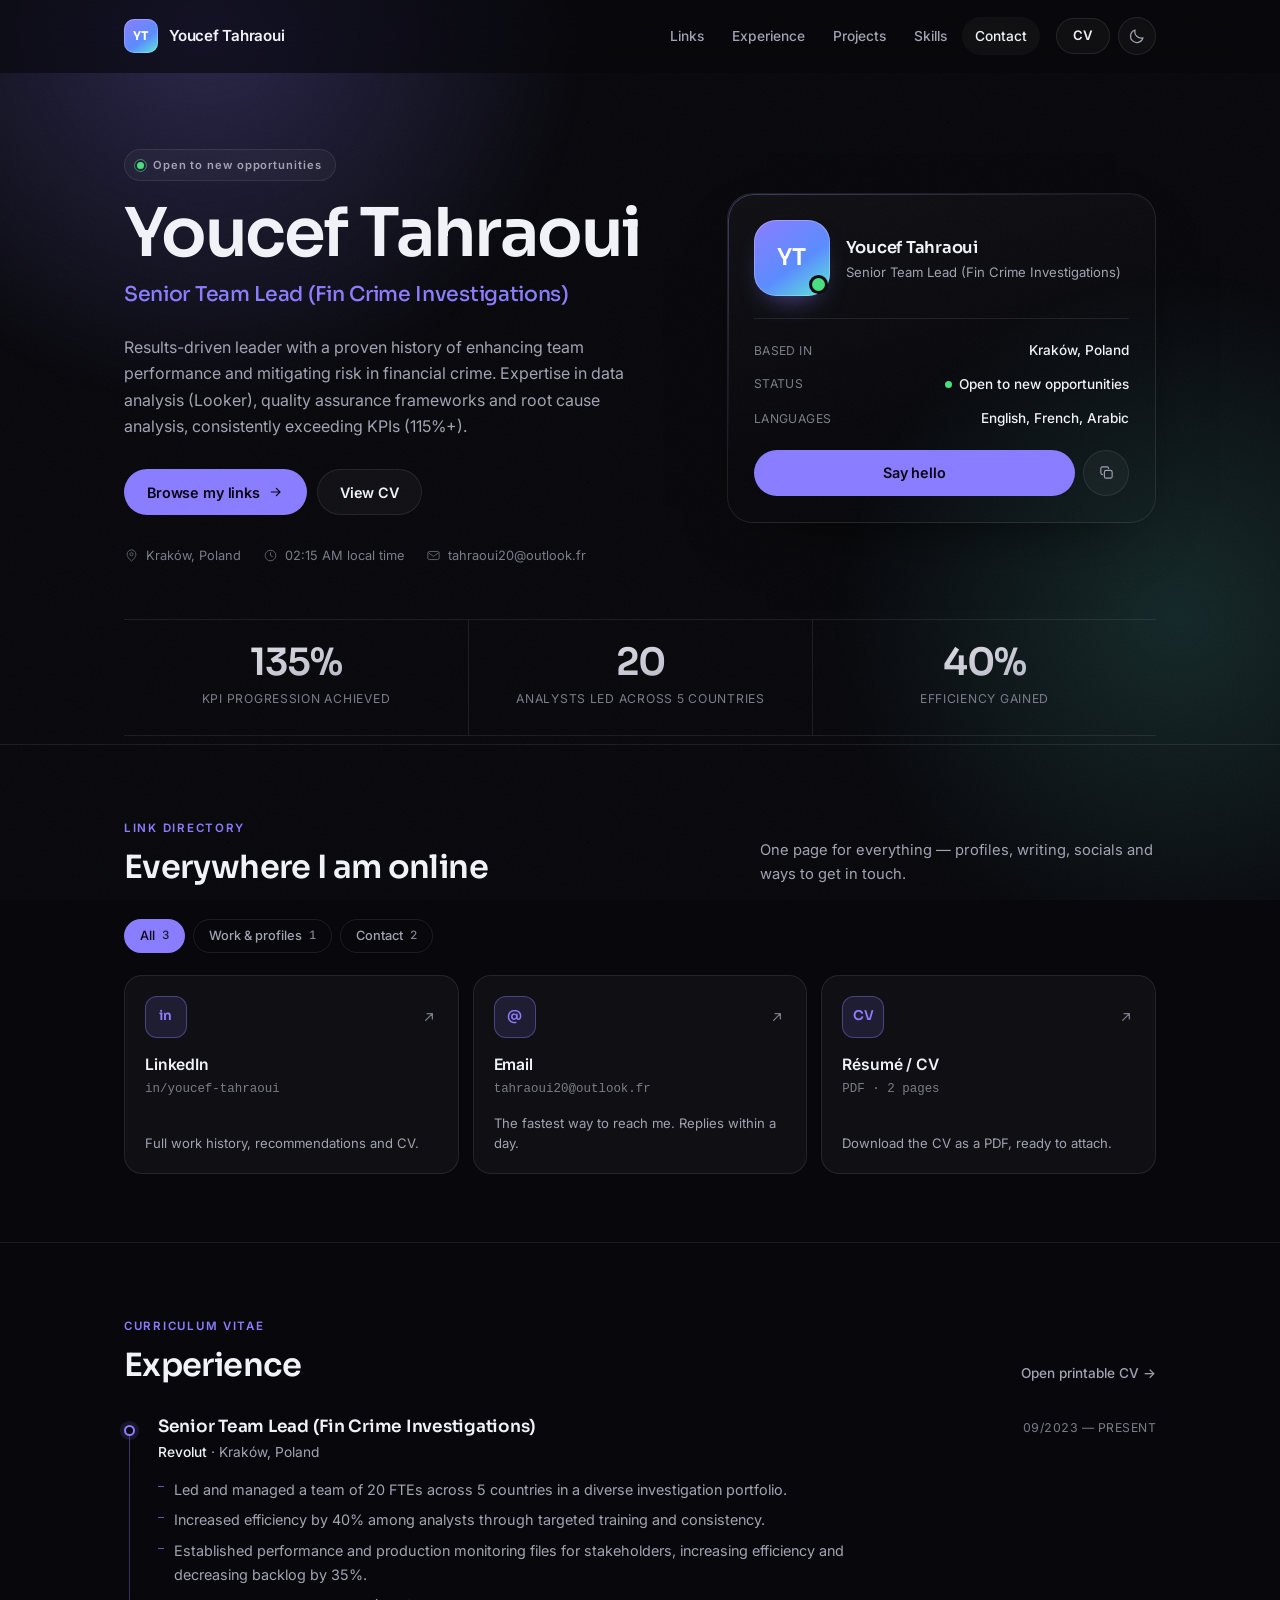
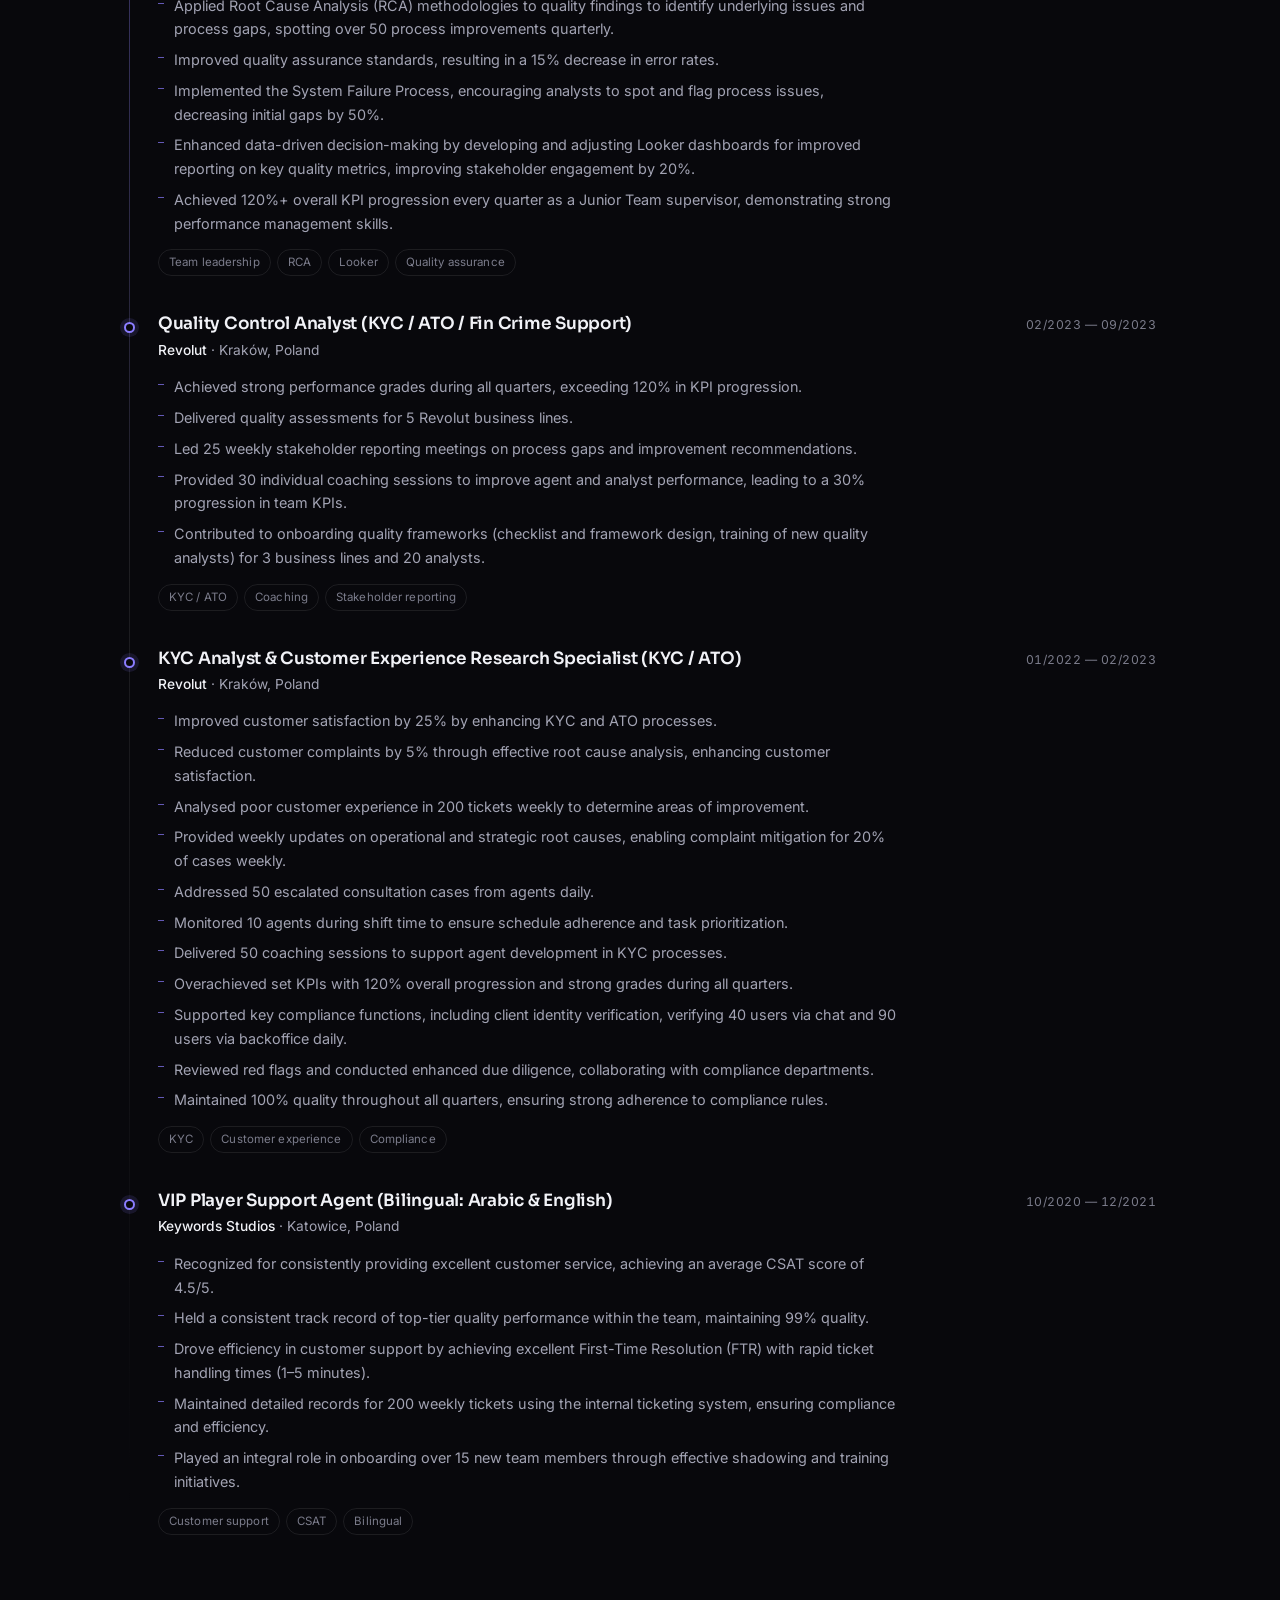
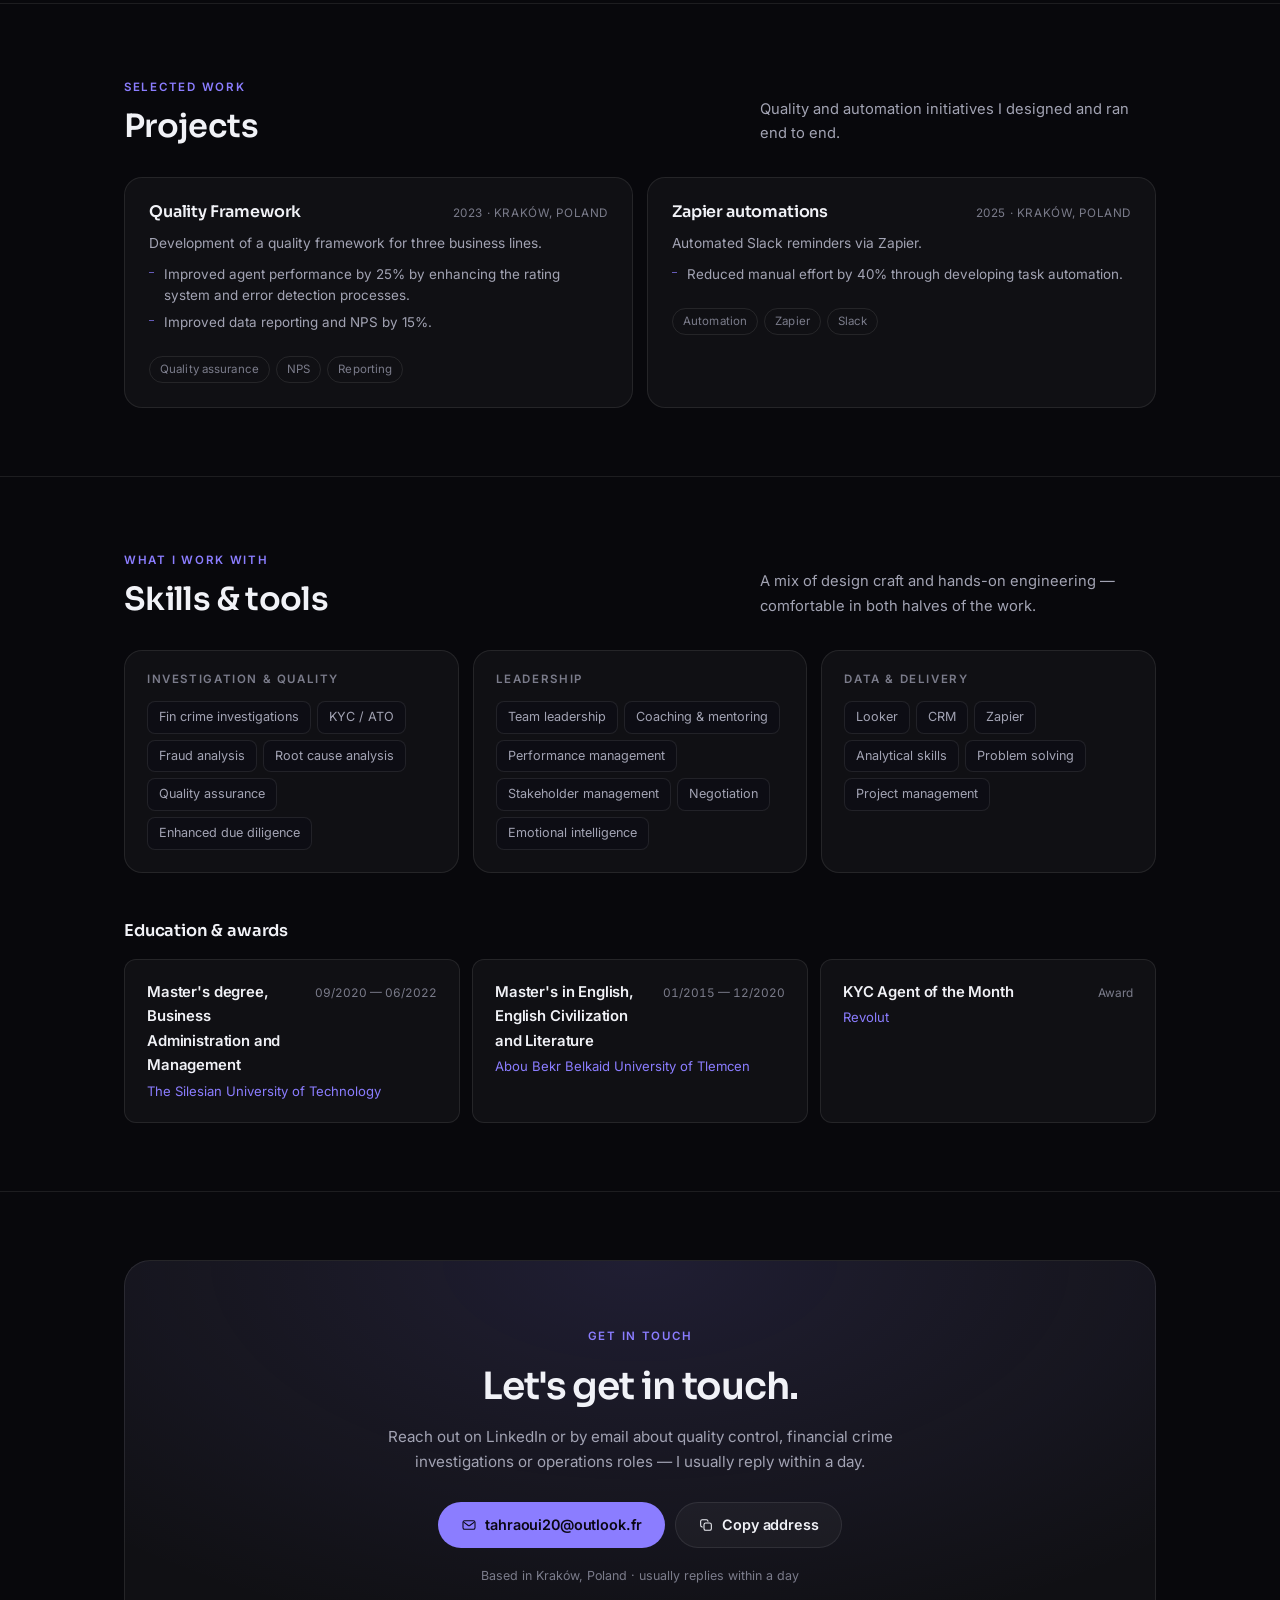
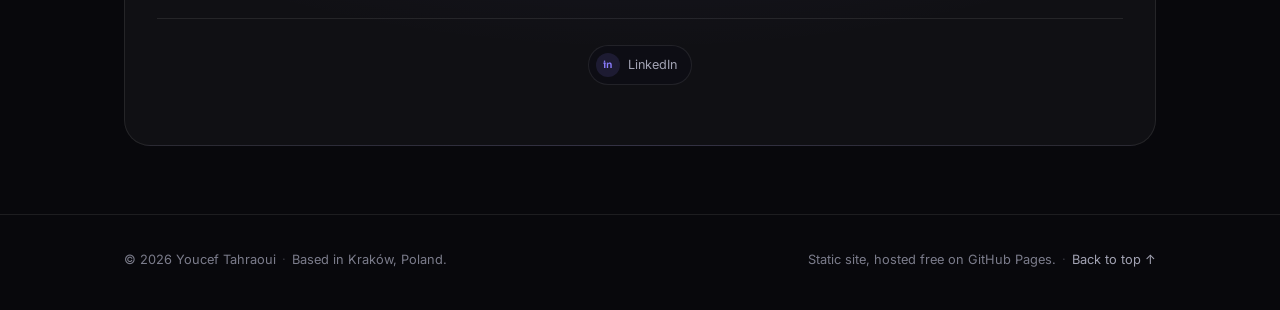
<file: index.html>
<!doctype html>
<html lang="en" data-theme="dark">
  <head>
    <meta charset="utf-8" />
    <meta name="viewport" content="width=device-width, initial-scale=1" />
    <title>Youcef Tahraoui — Senior Team Lead</title>
    <meta
      name="description"
      content="Portfolio, CV and link directory for Youcef Tahraoui, a senior team lead in financial crime investigations based in Kraków, Poland."
    />
    <meta name="theme-color" content="#08080c" />

    <!-- Social preview. Replace the URLs once your site is live. -->
    <meta property="og:type" content="website" />
    <meta property="og:title" content="Youcef Tahraoui — Senior Team Lead" />
    <meta
      property="og:description"
      content="Quality control team lead in financial crime investigations. CV, experience and links."
    />
    <meta property="og:url" content="https://tahraouiyoucef20.github.io/" />
    <meta name="twitter:card" content="summary_large_image" />

    <link rel="icon" href="assets/favicon.svg" type="image/svg+xml" />
    <link rel="apple-touch-icon" href="assets/favicon.svg" />

    <link rel="preconnect" href="https://fonts.googleapis.com" />
    <link rel="preconnect" href="https://fonts.gstatic.com" crossorigin />
    <link
      href="https://fonts.googleapis.com/css2?family=Inter:wght@400;500;600&family=Sora:wght@500;600;700&display=swap"
      rel="stylesheet"
    />
    <link rel="stylesheet" href="assets/css/styles.css" />

    <!-- Apply the saved theme before first paint so the page never flashes. -->
    <script>
      try {
        var savedTheme = localStorage.getItem("theme");
        if (savedTheme) document.documentElement.dataset.theme = savedTheme;
      } catch (e) {}
    </script>
  </head>

  <body>
    <a class="skip-link" href="#main">Skip to content</a>

    <div class="bg-glow" aria-hidden="true"></div>
    <div class="bg-noise" aria-hidden="true"></div>

    <header class="site-header" id="top">
      <div class="container header-inner">
        <a class="brand" href="#top" id="brand"></a>

        <nav class="nav" id="nav" aria-label="Primary"></nav>

        <div class="header-actions">
          <a class="btn btn-ghost btn-sm header-cv" href="cv.html">CV</a>
          <button
            class="icon-btn"
            id="themeToggle"
            type="button"
            aria-label="Switch to light theme"
            title="Switch theme"
          >
            <svg class="ico-sun" viewBox="0 0 24 24" fill="none" aria-hidden="true">
              <circle cx="12" cy="12" r="4" stroke="currentColor" stroke-width="1.6" />
              <path
                d="M12 3v2m0 14v2M3 12h2m14 0h2M5.6 5.6l1.4 1.4m10 10 1.4 1.4m0-12.8-1.4 1.4m-10 10-1.4 1.4"
                stroke="currentColor"
                stroke-width="1.6"
                stroke-linecap="round"
              />
            </svg>
            <svg class="ico-moon" viewBox="0 0 24 24" fill="none" aria-hidden="true">
              <path
                d="M20 14.5A8.5 8.5 0 0 1 9.5 4a8.5 8.5 0 1 0 10.5 10.5Z"
                stroke="currentColor"
                stroke-width="1.6"
                stroke-linejoin="round"
              />
            </svg>
          </button>
          <button
            class="icon-btn menu-btn"
            id="menuBtn"
            type="button"
            aria-label="Open menu"
            aria-expanded="false"
            aria-controls="nav"
          >
            <span class="menu-bars" aria-hidden="true"><i></i><i></i></span>
          </button>
        </div>
      </div>
    </header>

    <main id="main">
      <section class="hero" aria-label="Introduction">
        <div class="container" id="hero"></div>
      </section>

      <section class="stats-band" aria-label="Highlights">
        <div class="container" id="stats"></div>
      </section>

      <section class="section" id="links">
        <div class="container">
          <div class="section-head">
            <div>
              <p class="eyebrow">Link directory</p>
              <h2 class="section-title">Everywhere I am online</h2>
            </div>
            <p class="section-lead">
              One page for everything — profiles, writing, socials and ways to get in touch.
            </p>
          </div>
          <div class="link-filters" id="linkFilters" role="group" aria-label="Filter links"></div>
          <div class="links-grid" id="linksGrid"></div>
          <p class="links-empty" id="linksEmpty" hidden>No links in this category yet.</p>
        </div>
      </section>

      <section class="section" id="experience">
        <div class="container">
          <div class="section-head">
            <div>
              <p class="eyebrow">Curriculum vitae</p>
              <h2 class="section-title">Experience</h2>
            </div>
            <a class="section-link" href="cv.html">Open printable CV <span aria-hidden="true">→</span></a>
          </div>
          <div class="timeline" id="timeline"></div>
        </div>
      </section>

      <section class="section" id="projects">
        <div class="container">
          <div class="section-head">
            <div>
              <p class="eyebrow">Selected work</p>
              <h2 class="section-title">Projects</h2>
            </div>
            <p class="section-lead">
              Quality and automation initiatives I designed and ran end to end.
            </p>
          </div>
          <div class="project-grid" id="projectsGrid"></div>
        </div>
      </section>

      <section class="section" id="skills">
        <div class="container">
          <div class="section-head">
            <div>
              <p class="eyebrow">What I work with</p>
              <h2 class="section-title">Skills &amp; tools</h2>
            </div>
            <p class="section-lead">
              A mix of design craft and hands-on engineering — comfortable in both halves of the work.
            </p>
          </div>
          <div class="skills-grid" id="skillsGrid"></div>

          <h3 class="sub-title">Education &amp; awards</h3>
          <div class="edu-grid" id="eduGrid"></div>
        </div>
      </section>

      <section class="section" id="contact">
        <div class="container">
          <div class="contact-panel" id="contactPanel"></div>
        </div>
      </section>
    </main>

    <footer class="site-footer">
      <div class="container footer-inner" id="footer"></div>
    </footer>

    <div class="toast" id="toast" role="status" aria-live="polite"></div>

    <noscript>
      <p style="text-align: center; padding: 24px">
        This page needs JavaScript to display the content. You can read the printable CV at
        <a href="cv.html">cv.html</a> instead.
      </p>
    </noscript>

    <script src="assets/js/content.js"></script>
    <script src="assets/js/main.js"></script>
  </body>
</html>
</file>
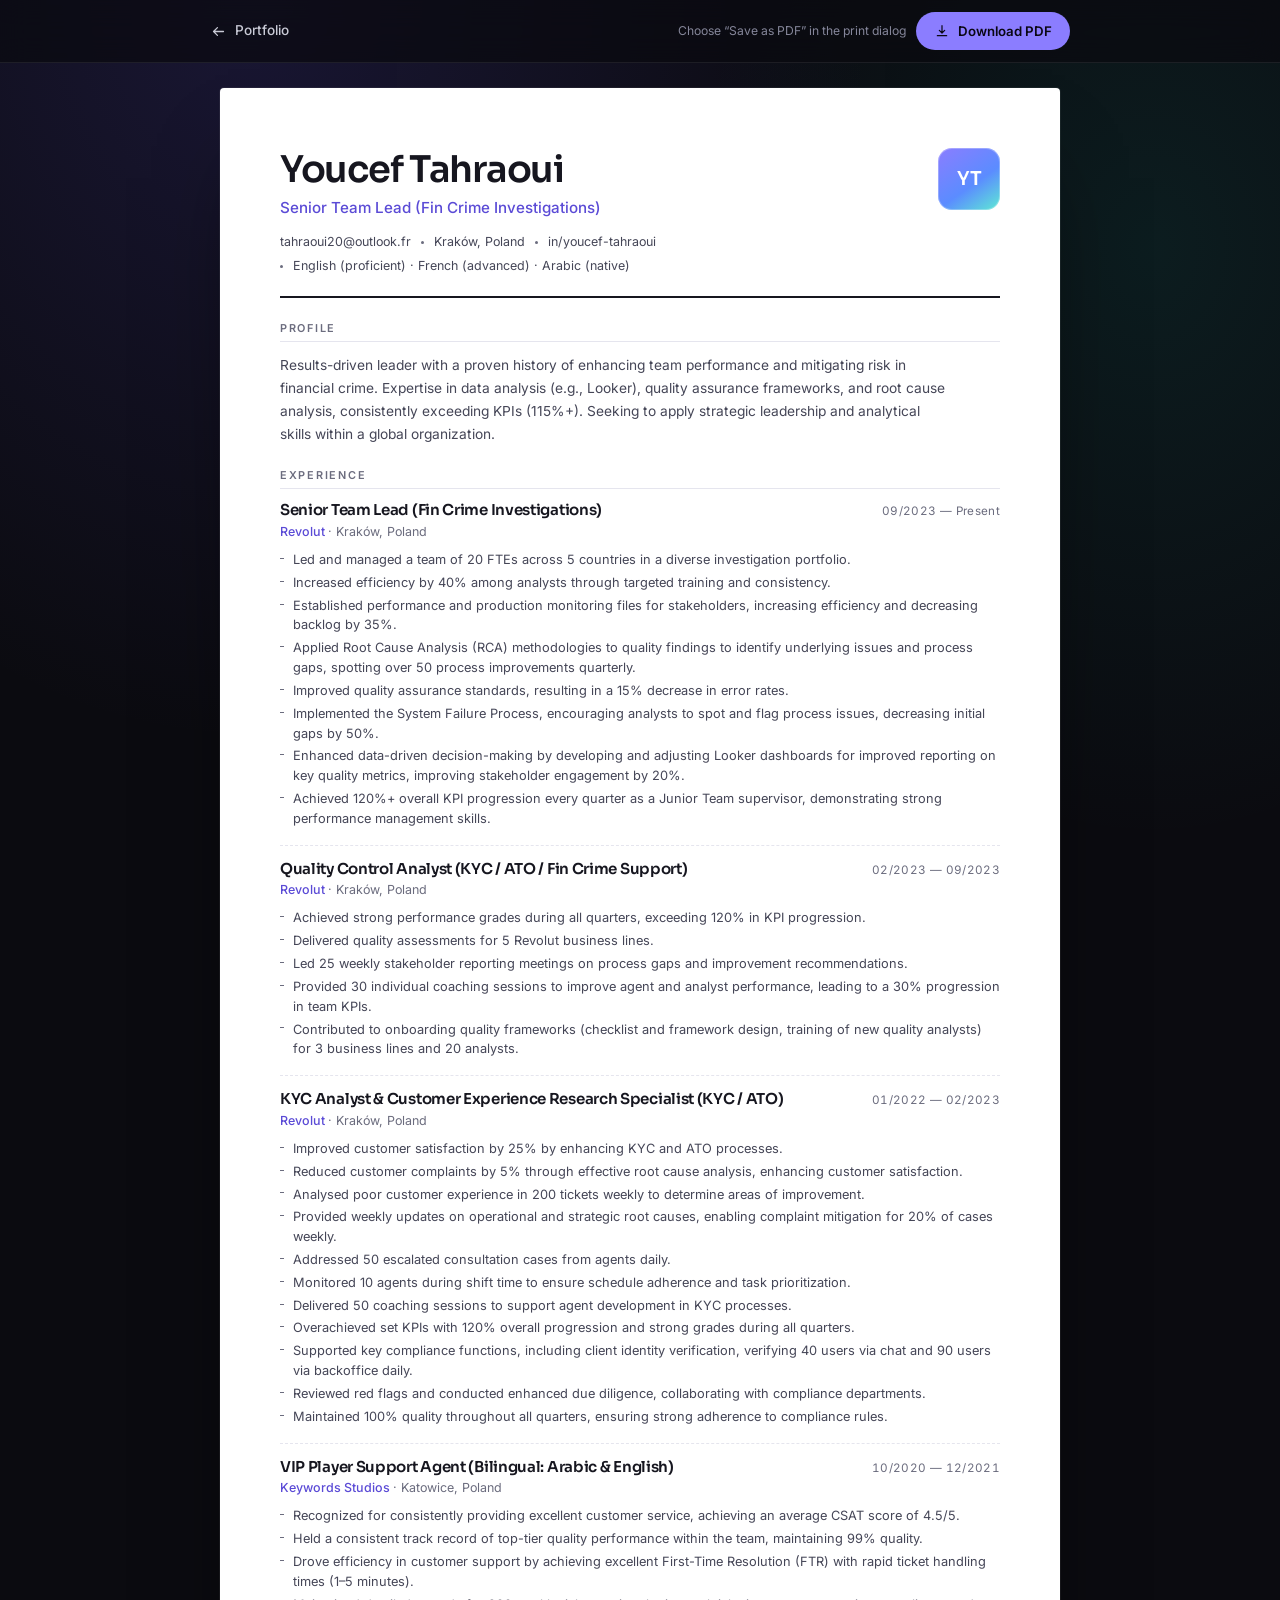
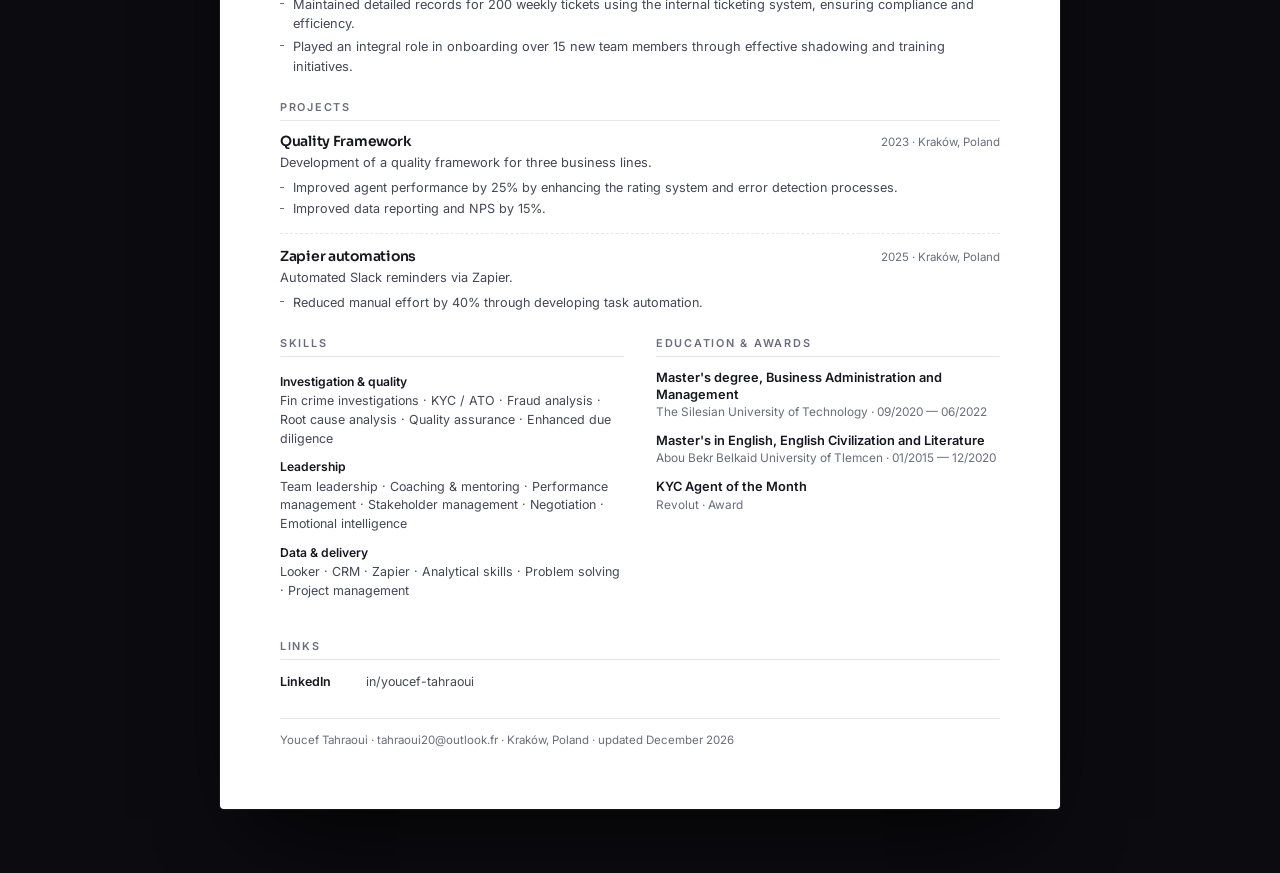
<file: cv.html>
<!doctype html>
<html lang="en">
  <head>
    <meta charset="utf-8" />
    <meta name="viewport" content="width=device-width, initial-scale=1" />
    <title>CV</title>
    <meta name="description" content="Curriculum vitae." />
    <meta name="robots" content="noindex" />
    <meta name="theme-color" content="#0b0b10" />
    <link rel="icon" href="assets/favicon.svg" type="image/svg+xml" />

    <link rel="preconnect" href="https://fonts.googleapis.com" />
    <link rel="preconnect" href="https://fonts.gstatic.com" crossorigin />
    <link
      href="https://fonts.googleapis.com/css2?family=Inter:wght@400;500;600&family=Sora:wght@500;600;700&display=swap"
      rel="stylesheet"
    />
    <link rel="stylesheet" href="assets/css/cv.css" />
  </head>

  <body>
    <header class="cv-toolbar">
      <div class="toolbar-inner">
        <a class="toolbar-link" href="index.html">
          <svg viewBox="0 0 24 24" fill="none" aria-hidden="true">
            <path
              d="M19 12H5m5.5-5.5L5 12l5.5 5.5"
              stroke="currentColor"
              stroke-width="1.8"
              stroke-linecap="round"
              stroke-linejoin="round"
            />
          </svg>
          <span>Portfolio</span>
        </a>

        <div class="toolbar-actions">
          <span class="toolbar-hint">Choose “Save as PDF” in the print dialog</span>
          <button class="print-btn" id="printBtn" type="button">
            <svg viewBox="0 0 24 24" fill="none" aria-hidden="true">
              <path
                d="M12 4v11m0 0 4-4m-4 4-4-4M5 19h14"
                stroke="currentColor"
                stroke-width="1.8"
                stroke-linecap="round"
                stroke-linejoin="round"
              />
            </svg>
            Download PDF
          </button>
        </div>
      </div>
    </header>

    <main class="page" id="cv">
      <header class="cv-head">
        <div>
          <h1 id="cvName"></h1>
          <p class="cv-role" id="cvRole"></p>
          <p class="cv-contact" id="cvContact"></p>
        </div>
        <div class="cv-mono" id="cvMono" aria-hidden="true"></div>
      </header>

      <section class="cv-section">
        <h2>Profile</h2>
        <p class="cv-summary" id="cvSummary"></p>
      </section>

      <section class="cv-section">
        <h2>Experience</h2>
        <div id="cvExperience"></div>
      </section>

      <section class="cv-section">
        <h2>Projects</h2>
        <div id="cvProjects"></div>
      </section>

      <section class="cv-section cv-columns">
        <div>
          <h2>Skills</h2>
          <div id="cvSkills"></div>
        </div>
        <div>
          <h2>Education &amp; awards</h2>
          <div id="cvEdu"></div>
        </div>
      </section>

      <section class="cv-section cv-links-section">
        <h2>Links</h2>
        <div class="cv-links" id="cvLinks"></div>
      </section>

      <footer class="cv-foot" id="cvFoot"></footer>
    </main>

    <script src="assets/js/content.js"></script>
    <script src="assets/js/cv.js"></script>
  </body>
</html>
</file>
<file: assets/css/styles.css>
/* ============================================================================
   STYLES
   ----------------------------------------------------------------------------
   Want a different accent colour? Change the two lines marked "ACCENT" in the
   :root block below (and the light-theme overrides further down).
   ========================================================================== */

/* ---------- Design tokens ---------- */
:root {
  color-scheme: dark;

  --bg: #08080c;
  --bg-elevated: #0d0d14;
  --panel: rgba(255, 255, 255, 0.035);
  --panel-hover: rgba(255, 255, 255, 0.06);
  --border: rgba(255, 255, 255, 0.085);
  --border-strong: rgba(255, 255, 255, 0.16);

  --text: #f1f2f7;
  --text-muted: #a2a3b3;
  --text-dim: #7b7c8b;

  --accent: #8b7dff; /* ACCENT */
  --accent-soft: rgba(139, 125, 255, 0.13); /* ACCENT */
  --accent-contrast: #0a0714;
  --accent-line: rgba(139, 125, 255, 0.4);
  --success: #4ade80;
  --warning: #fbbf24;

  --radius-lg: 26px;
  --radius: 18px;
  --radius-sm: 12px;
  --shadow: 0 24px 70px -40px rgba(0, 0, 0, 0.95);
  --shadow-accent: 0 18px 40px -24px rgba(139, 125, 255, 0.75);
  --container: 1080px;

  --font-body: "Inter", system-ui, -apple-system, "Segoe UI", Roboto, sans-serif;
  --font-display: "Sora", var(--font-body);

  --ease: cubic-bezier(0.22, 0.61, 0.36, 1);
}

/* ---------- Light theme ---------- */
[data-theme="light"] {
  color-scheme: light;

  --bg: #f7f7fb;
  --bg-elevated: #ffffff;
  --panel: #ffffff;
  --panel-hover: #f4f4fa;
  --border: rgba(16, 16, 32, 0.09);
  --border-strong: rgba(16, 16, 32, 0.18);

  --text: #14141c;
  --text-muted: #555667;
  --text-dim: #62637a;

  --accent: #5b4bd6; /* ACCENT (light) */
  --accent-soft: rgba(91, 75, 214, 0.09); /* ACCENT (light) */
  --accent-contrast: #ffffff;
  --accent-line: rgba(91, 75, 214, 0.35);
  --success: #16a34a;
  --warning: #b45309;

  --shadow: 0 24px 60px -40px rgba(23, 23, 48, 0.45);
  --shadow-accent: 0 18px 40px -26px rgba(91, 75, 214, 0.55);
}

/* ---------- Reset ---------- */
*,
*::before,
*::after {
  box-sizing: border-box;
}

html {
  scroll-behavior: smooth;
  scroll-padding-top: 104px;
  -webkit-text-size-adjust: 100%;
}

body {
  margin: 0;
  background: var(--bg);
  color: var(--text);
  font-family: var(--font-body);
  font-size: 16px;
  line-height: 1.65;
  -webkit-font-smoothing: antialiased;
  text-rendering: optimizeLegibility;
  overflow-x: hidden;
}

h1,
h2,
h3,
h4 {
  margin: 0;
  font-family: var(--font-display);
  font-weight: 600;
  line-height: 1.2;
  letter-spacing: -0.02em;
}

p,
ul,
ol,
dl,
dd {
  margin: 0;
}

ul {
  padding: 0;
  list-style: none;
}

a {
  color: inherit;
}

svg {
  display: block;
  flex: none;
}

img {
  max-width: 100%;
  height: auto;
}

button {
  font: inherit;
}

::selection {
  background: var(--accent);
  color: var(--accent-contrast);
}

:focus-visible {
  outline: 2px solid var(--accent);
  outline-offset: 3px;
  border-radius: 6px;
}

[hidden] {
  display: none !important;
}

.container {
  width: 100%;
  max-width: var(--container);
  margin-inline: auto;
  padding-inline: 24px;
}

.skip-link {
  position: fixed;
  top: 10px;
  left: 50%;
  z-index: 200;
  padding: 10px 18px;
  border-radius: 999px;
  background: var(--accent);
  color: var(--accent-contrast);
  font-size: 0.85rem;
  font-weight: 600;
  text-decoration: none;
  transform: translate(-50%, -160%);
  transition: transform 0.2s var(--ease);
}

.skip-link:focus-visible {
  transform: translate(-50%, 0);
}

/* ---------- Background ---------- */
.bg-glow {
  position: fixed;
  inset: 0;
  z-index: -2;
  pointer-events: none;
  overflow: hidden;
}

.bg-glow::before,
.bg-glow::after {
  content: "";
  position: absolute;
  border-radius: 50%;
}

.bg-glow::before {
  width: 68vw;
  height: 68vw;
  min-width: 520px;
  min-height: 520px;
  top: -32vw;
  left: -18vw;
  background: radial-gradient(circle at center, rgba(139, 125, 255, 0.26), transparent 62%);
  filter: blur(8px);
}

.bg-glow::after {
  width: 60vw;
  height: 60vw;
  min-width: 460px;
  min-height: 460px;
  top: 26vh;
  right: -22vw;
  background: radial-gradient(circle at center, rgba(94, 234, 212, 0.14), transparent 64%);
}

[data-theme="light"] .bg-glow::before {
  background: radial-gradient(circle at center, rgba(91, 75, 214, 0.14), transparent 64%);
}

[data-theme="light"] .bg-glow::after {
  background: radial-gradient(circle at center, rgba(20, 184, 166, 0.11), transparent 66%);
}

.bg-noise {
  position: fixed;
  inset: 0;
  z-index: -1;
  pointer-events: none;
  opacity: 0.035;
  background-image: url("data:image/svg+xml,%3Csvg xmlns='http://www.w3.org/2000/svg' width='180' height='180'%3E%3Cfilter id='n'%3E%3CfeTurbulence type='fractalNoise' baseFrequency='0.85' numOctaves='3' stitchTiles='stitch'/%3E%3C/filter%3E%3Crect width='100%25' height='100%25' filter='url(%23n)'/%3E%3C/svg%3E");
}

[data-theme="light"] .bg-noise {
  opacity: 0.02;
}

/* ---------- Buttons ---------- */
.btn {
  display: inline-flex;
  align-items: center;
  justify-content: center;
  gap: 8px;
  height: 46px;
  padding: 0 22px;
  border: 1px solid transparent;
  border-radius: 999px;
  background: none;
  color: inherit;
  font-family: inherit;
  font-size: 0.9rem;
  font-weight: 600;
  letter-spacing: -0.01em;
  text-decoration: none;
  white-space: nowrap;
  cursor: pointer;
  transition:
    transform 0.18s var(--ease),
    background-color 0.2s,
    border-color 0.2s,
    box-shadow 0.2s;
}

.btn:hover {
  transform: translateY(-1px);
}

.btn:active {
  transform: translateY(0);
}

.btn-primary {
  background: var(--accent);
  color: var(--accent-contrast);
  box-shadow: var(--shadow-accent);
}

.btn-primary:hover {
  filter: brightness(1.06);
}

.btn-ghost {
  background: var(--panel);
  border-color: var(--border);
  color: var(--text);
}

.btn-ghost:hover {
  background: var(--panel-hover);
  border-color: var(--border-strong);
}

.btn-sm {
  height: 36px;
  padding: 0 16px;
  font-size: 0.82rem;
}

.btn-block {
  width: 100%;
}

.btn .ico {
  width: 16px;
  height: 16px;
  transition: transform 0.2s var(--ease);
}

/* Any icon placed directly in a button keeps its size, even without .ico */
.btn > svg {
  flex: none;
  width: 16px;
  height: 16px;
}

.btn:hover .ico {
  transform: translateX(2px);
}

.icon-btn {
  display: inline-grid;
  place-items: center;
  width: 38px;
  height: 38px;
  padding: 0;
  border: 1px solid var(--border);
  border-radius: 50%;
  background: var(--panel);
  color: var(--text-muted);
  cursor: pointer;
  transition:
    color 0.2s,
    background-color 0.2s,
    border-color 0.2s;
}

.icon-btn:hover {
  color: var(--text);
  background: var(--panel-hover);
  border-color: var(--border-strong);
}

.icon-btn svg {
  width: 18px;
  height: 18px;
}

.icon-btn .ico-sun {
  display: none;
}

[data-theme="light"] .icon-btn .ico-sun {
  display: block;
}

[data-theme="light"] .icon-btn .ico-moon {
  display: none;
}

/* ---------- Header ---------- */
.site-header {
  position: sticky;
  top: 0;
  z-index: 60;
  background: rgba(8, 8, 12, 0.66);
  border-bottom: 1px solid transparent;
  backdrop-filter: blur(16px) saturate(140%);
  -webkit-backdrop-filter: blur(16px) saturate(140%);
  transition:
    background-color 0.25s,
    border-color 0.25s;
}

[data-theme="light"] .site-header {
  background: rgba(247, 247, 251, 0.78);
}

.site-header.is-scrolled {
  background: rgba(8, 8, 12, 0.88);
  border-bottom-color: var(--border);
}

[data-theme="light"] .site-header.is-scrolled {
  background: rgba(247, 247, 251, 0.94);
}

.header-inner {
  display: flex;
  align-items: center;
  gap: 16px;
  min-height: 72px;
}

.brand {
  display: inline-flex;
  align-items: center;
  gap: 11px;
  text-decoration: none;
  font-weight: 600;
  font-size: 0.95rem;
  letter-spacing: -0.015em;
  white-space: nowrap;
}

.brand-mark {
  display: grid;
  place-items: center;
  width: 34px;
  height: 34px;
  border-radius: 10px;
  background: linear-gradient(145deg, #8b7dff, #5b8cff 60%, #5eead4);
  color: #fff;
  font-family: var(--font-display);
  font-size: 0.76rem;
  font-weight: 700;
  letter-spacing: 0.01em;
  box-shadow: inset 0 0 0 1px rgba(255, 255, 255, 0.22);
}

.nav {
  display: flex;
  align-items: center;
  gap: 2px;
  margin-left: auto;
}

.nav-link {
  padding: 8px 13px;
  border-radius: 999px;
  color: var(--text-muted);
  font-size: 0.86rem;
  font-weight: 500;
  text-decoration: none;
  transition:
    color 0.18s,
    background-color 0.18s;
}

.nav-link:hover {
  color: var(--text);
  background: var(--panel);
}

.nav-link.is-active {
  color: var(--text);
  background: var(--panel);
}

.header-actions {
  display: flex;
  align-items: center;
  gap: 8px;
}

.menu-btn {
  display: none;
}

.menu-bars {
  display: grid;
  gap: 4px;
}

.menu-bars i {
  display: block;
  width: 15px;
  height: 1.5px;
  border-radius: 2px;
  background: currentColor;
  transition: transform 0.2s var(--ease);
}

.menu-btn[aria-expanded="true"] .menu-bars i:first-child {
  transform: translateY(2.75px) rotate(45deg);
}

.menu-btn[aria-expanded="true"] .menu-bars i:last-child {
  transform: translateY(-2.75px) rotate(-45deg);
}

/* ---------- Hero ---------- */
.hero {
  position: relative;
  padding: 76px 0 52px;
}

.hero-grid {
  display: grid;
  grid-template-columns: minmax(0, 1.12fr) minmax(0, 0.88fr);
  gap: 56px;
  align-items: center;
}

.eyebrow {
  display: inline-flex;
  align-items: center;
  gap: 9px;
  margin: 0 0 18px;
  color: var(--accent);
  font-size: 0.72rem;
  font-weight: 600;
  letter-spacing: 0.15em;
  text-transform: uppercase;
}

.hero .eyebrow {
  padding: 6px 14px 6px 12px;
  border: 1px solid var(--border);
  border-radius: 999px;
  background: var(--panel);
  letter-spacing: 0.08em;
  font-size: 0.7rem;
  color: var(--text-muted);
  text-transform: none;
}

.pulse {
  position: relative;
  width: 7px;
  height: 7px;
  border-radius: 50%;
  background: var(--success);
}

.pulse::after {
  content: "";
  position: absolute;
  inset: -3px;
  border-radius: 50%;
  border: 1px solid var(--success);
  opacity: 0.55;
  animation: pulse-ring 2.4s ease-out infinite;
}

@keyframes pulse-ring {
  0% {
    transform: scale(0.7);
    opacity: 0.6;
  }
  70%,
  100% {
    transform: scale(1.75);
    opacity: 0;
  }
}

.hero h1 {
  font-size: clamp(2.7rem, 6.4vw, 4.2rem);
  line-height: 1.02;
  letter-spacing: -0.038em;
  font-weight: 600;
}

.hero-role {
  margin: 10px 0 22px;
  font-family: var(--font-display);
  font-size: clamp(1.02rem, 2.1vw, 1.28rem);
  font-weight: 500;
  letter-spacing: -0.015em;
  color: var(--accent);
}

.hero-lede {
  max-width: 54ch;
  margin-bottom: 30px;
  color: var(--text-muted);
  font-size: 1rem;
}

.hero-actions {
  display: flex;
  flex-wrap: wrap;
  gap: 10px;
  margin-bottom: 30px;
}

.hero-meta {
  display: flex;
  flex-wrap: wrap;
  gap: 8px 22px;
  color: var(--text-dim);
  font-size: 0.8rem;
}

.hero-meta li {
  display: inline-flex;
  align-items: center;
  gap: 7px;
}

.hero-meta svg {
  width: 15px;
  height: 15px;
  opacity: 0.75;
}

.hero-meta a {
  text-decoration: none;
  transition: color 0.18s;
}

.hero-meta a:hover {
  color: var(--accent);
}

/* Profile card */
.profile-card {
  position: relative;
  padding: 26px;
  border: 1px solid var(--border);
  border-radius: var(--radius-lg);
  background: linear-gradient(165deg, var(--panel), transparent 70%);
  box-shadow: var(--shadow);
}

.profile-card::before {
  content: "";
  position: absolute;
  inset: 0;
  padding: 1px;
  border-radius: inherit;
  background: linear-gradient(150deg, var(--accent-line), transparent 46%, transparent);
  -webkit-mask:
    linear-gradient(#000 0 0) content-box,
    linear-gradient(#000 0 0);
  -webkit-mask-composite: xor;
  mask-composite: exclude;
  pointer-events: none;
}

.profile-top {
  display: flex;
  align-items: center;
  gap: 16px;
  padding-bottom: 22px;
  border-bottom: 1px solid var(--border);
}

.avatar {
  position: relative;
  display: grid;
  place-items: center;
  width: 76px;
  height: 76px;
  border-radius: 22px;
  background: linear-gradient(145deg, #8b7dff, #5b8cff 58%, #5eead4);
  color: #fff;
  font-family: var(--font-display);
  font-size: 1.45rem;
  font-weight: 600;
  letter-spacing: -0.01em;
  box-shadow:
    inset 0 0 0 1px rgba(255, 255, 255, 0.24),
    0 14px 30px -18px rgba(139, 125, 255, 0.9);
}

.avatar img {
  width: 100%;
  height: 100%;
  border-radius: inherit;
  object-fit: cover;
}

.avatar::after {
  content: "";
  position: absolute;
  right: 5px;
  bottom: 5px;
  width: 13px;
  height: 13px;
  border-radius: 50%;
  background: var(--success);
  box-shadow: 0 0 0 3px var(--bg-elevated);
}

.avatar.is-busy::after {
  background: var(--warning);
}

.pulse.is-busy {
  background: var(--warning);
}

.pulse.is-busy::after {
  border-color: var(--warning);
}

.avatar.is-busy::after {
  background: var(--warning);
}

.profile-name {
  font-family: var(--font-display);
  font-size: 1.03rem;
  font-weight: 600;
  letter-spacing: -0.015em;
}

.profile-role {
  margin-top: 2px;
  color: var(--text-muted);
  font-size: 0.82rem;
  line-height: 1.45;
}

.facts {
  display: grid;
  gap: 12px;
  padding: 20px 0;
}

.facts div {
  display: flex;
  align-items: baseline;
  justify-content: space-between;
  gap: 16px;
}

.facts dt {
  color: var(--text-dim);
  font-size: 0.76rem;
  letter-spacing: 0.04em;
  text-transform: uppercase;
}

.facts dd {
  color: var(--text);
  font-size: 0.85rem;
  font-weight: 500;
  text-align: right;
}

.facts dd.status {
  display: inline-flex;
  align-items: center;
  gap: 7px;
}

.status-dot {
  width: 7px;
  height: 7px;
  border-radius: 50%;
  background: var(--success);
}

.status-dot.is-busy {
  background: var(--warning);
}

.profile-actions {
  display: flex;
  gap: 8px;
}

.profile-actions .btn-primary {
  flex: 1;
}

.copy-btn {
  width: 46px;
  height: 46px;
  border-radius: 999px;
}

.copy-btn svg {
  width: 17px;
  height: 17px;
}

/* ---------- Stats ---------- */
.stats-band {
  padding-bottom: 8px;
}

.stats {
  display: grid;
  grid-template-columns: repeat(3, 1fr);
  border-block: 1px solid var(--border);
}

.stat {
  padding: 24px 8px 26px;
  text-align: center;
}

.stat + .stat {
  border-left: 1px solid var(--border);
}

.stat-value {
  font-family: var(--font-display);
  font-size: clamp(1.7rem, 4vw, 2.35rem);
  font-weight: 600;
  letter-spacing: -0.035em;
  line-height: 1;
  background: linear-gradient(160deg, var(--text), var(--text-muted));
  -webkit-background-clip: text;
  background-clip: text;
  -webkit-text-fill-color: transparent;
}

.stat-label {
  margin-top: 8px;
  color: var(--text-dim);
  font-size: 0.76rem;
  letter-spacing: 0.06em;
  text-transform: uppercase;
}

/* ---------- Sections ---------- */
.section {
  padding: 68px 0;
  border-top: 1px solid var(--border);
}

.section-head {
  display: flex;
  flex-wrap: wrap;
  align-items: flex-end;
  justify-content: space-between;
  gap: 18px 40px;
  margin-bottom: 32px;
}

.section-head .eyebrow {
  margin-bottom: 10px;
}

.section-title {
  font-size: clamp(1.5rem, 3.2vw, 2rem);
}

.section-lead {
  max-width: 44ch;
  color: var(--text-muted);
  font-size: 0.92rem;
}

.section-link {
  color: var(--text-muted);
  font-size: 0.85rem;
  font-weight: 500;
  text-decoration: none;
  white-space: nowrap;
  transition: color 0.18s;
}

.section-link span {
  display: inline-block;
  transition: transform 0.2s var(--ease);
}

.section-link:hover {
  color: var(--accent);
}

.section-link:hover span {
  transform: translateX(3px);
}

/* ---------- Link directory ---------- */
.link-filters {
  display: flex;
  flex-wrap: wrap;
  gap: 8px;
  margin-bottom: 22px;
}

.chip {
  display: inline-flex;
  align-items: center;
  gap: 7px;
  height: 34px;
  padding: 0 15px;
  border: 1px solid var(--border);
  border-radius: 999px;
  background: transparent;
  color: var(--text-muted);
  font-size: 0.8rem;
  font-weight: 500;
  cursor: pointer;
  transition:
    color 0.18s,
    background-color 0.18s,
    border-color 0.18s;
}

.chip:hover {
  color: var(--text);
  border-color: var(--border-strong);
  background: var(--panel);
}

.chip[aria-pressed="true"] {
  background: var(--accent);
  border-color: transparent;
  color: var(--accent-contrast);
}

.chip-count {
  font-variant-numeric: tabular-nums;
  opacity: 0.8;
  font-size: 0.72rem;
}

.chip[aria-pressed="true"] .chip-count {
  opacity: 0.85;
}

.links-grid {
  display: grid;
  grid-template-columns: repeat(auto-fill, minmax(min(248px, 100%), 1fr));
  gap: 14px;
}

.link-card {
  position: relative;
  display: flex;
  flex-direction: column;
  gap: 14px;
  min-height: 182px;
  padding: 20px;
  border: 1px solid var(--border);
  border-radius: var(--radius);
  background: var(--panel);
  color: inherit;
  text-decoration: none;
  transition:
    transform 0.22s var(--ease),
    background-color 0.22s,
    border-color 0.22s,
    box-shadow 0.22s;
}

.link-card::after {
  content: "";
  position: absolute;
  inset: 0;
  border-radius: inherit;
  background: radial-gradient(120% 90% at 100% 0%, var(--accent-soft), transparent 60%);
  opacity: 0;
  transition: opacity 0.25s;
  pointer-events: none;
}

.link-card:hover {
  transform: translateY(-3px);
  background: var(--panel-hover);
  border-color: var(--accent-line);
  box-shadow: 0 22px 40px -32px rgba(0, 0, 0, 0.9);
}

.link-card:hover::after {
  opacity: 1;
}

.link-top {
  display: flex;
  align-items: center;
  justify-content: space-between;
  gap: 12px;
}

.mono {
  display: grid;
  place-items: center;
  width: 42px;
  height: 42px;
  border: 1px solid var(--accent-line);
  border-radius: 12px;
  background: var(--accent-soft);
  color: var(--accent);
  font-family: var(--font-display);
  font-size: 0.84rem;
  font-weight: 600;
  letter-spacing: 0.01em;
}

.link-arrow {
  width: 18px;
  height: 18px;
  color: var(--text-dim);
  transition:
    color 0.2s,
    transform 0.22s var(--ease);
}

.link-card:hover .link-arrow {
  color: var(--accent);
  transform: translate(2px, -2px);
}

.link-body {
  display: flex;
  flex-direction: column;
  gap: 2px;
}

.link-label {
  font-weight: 600;
  font-size: 0.98rem;
  letter-spacing: -0.01em;
}

.link-handle {
  color: var(--text-dim);
  font-size: 0.78rem;
  font-family: ui-monospace, SFMono-Regular, "SF Mono", Menlo, monospace;
  overflow: hidden;
  text-overflow: ellipsis;
  white-space: nowrap;
}

.link-note {
  margin-top: auto;
  color: var(--text-muted);
  font-size: 0.82rem;
  line-height: 1.5;
}

.links-empty {
  padding: 32px 0;
  color: var(--text-dim);
  font-size: 0.9rem;
}

/* ---------- Experience timeline ---------- */
.timeline {
  position: relative;
}

.timeline::before {
  content: "";
  position: absolute;
  top: 10px;
  bottom: 14px;
  left: 5px;
  width: 1px;
  background: linear-gradient(var(--accent-line), var(--border) 45%, transparent);
}

.job {
  position: relative;
  padding: 0 0 38px 34px;
}

.job:last-child {
  padding-bottom: 0;
}

.job::before {
  content: "";
  position: absolute;
  top: 8px;
  left: 0;
  width: 11px;
  height: 11px;
  border: 2px solid var(--accent);
  border-radius: 50%;
  background: var(--bg);
  box-shadow: 0 0 0 4px var(--accent-soft);
}

.job-head {
  display: flex;
  flex-wrap: wrap;
  align-items: baseline;
  justify-content: space-between;
  gap: 6px 20px;
}

.job-role {
  font-size: 1.06rem;
  font-weight: 600;
  letter-spacing: -0.015em;
}

.job-dates {
  color: var(--text-dim);
  font-size: 0.76rem;
  font-variant-numeric: tabular-nums;
  letter-spacing: 0.04em;
  text-transform: uppercase;
  white-space: nowrap;
}

.job-company {
  margin-top: 3px;
  color: var(--text-muted);
  font-size: 0.86rem;
}

.job-company strong {
  color: var(--text);
  font-weight: 500;
}

.job-points {
  display: grid;
  gap: 7px;
  max-width: 74ch;
  margin-top: 14px;
}

.job-points li {
  position: relative;
  padding-left: 16px;
  color: var(--text-muted);
  font-size: 0.9rem;
}

.job-points li::before {
  content: "";
  position: absolute;
  top: 0.62em;
  left: 0;
  width: 6px;
  height: 1px;
  background: var(--accent);
  opacity: 0.7;
}

.job-tags {
  display: flex;
  flex-wrap: wrap;
  gap: 6px;
  margin-top: 14px;
}

.tag {
  padding: 3px 10px;
  border: 1px solid var(--border);
  border-radius: 999px;
  color: var(--text-dim);
  font-size: 0.72rem;
  letter-spacing: 0.01em;
}

/* ---------- Projects ---------- */
.project-grid {
  display: grid;
  grid-template-columns: repeat(auto-fit, minmax(min(320px, 100%), 1fr));
  gap: 14px;
}

.project-card {
  display: flex;
  flex-direction: column;
  gap: 9px;
  padding: 24px;
  border: 1px solid var(--border);
  border-radius: var(--radius);
  background: var(--panel);
  transition:
    border-color 0.2s,
    background-color 0.2s;
}

.project-card:hover {
  border-color: var(--accent-line);
  background: var(--panel-hover);
}

.project-head {
  display: flex;
  flex-wrap: wrap;
  align-items: baseline;
  justify-content: space-between;
  gap: 4px 16px;
}

.project-title {
  font-size: 1rem;
  letter-spacing: -0.01em;
}

.project-meta {
  color: var(--text-dim);
  font-size: 0.73rem;
  letter-spacing: 0.05em;
  text-transform: uppercase;
  white-space: nowrap;
}

.project-summary {
  color: var(--text-muted);
  font-size: 0.86rem;
}

.project-points {
  display: grid;
  gap: 6px;
}

.project-points li {
  position: relative;
  padding-left: 15px;
  color: var(--text-muted);
  font-size: 0.84rem;
  line-height: 1.55;
}

.project-points li::before {
  content: "";
  position: absolute;
  top: 0.62em;
  left: 0;
  width: 5px;
  height: 1px;
  background: var(--accent);
  opacity: 0.7;
}

/* ---------- Skills ---------- */
.skills-grid {
  display: grid;
  grid-template-columns: repeat(auto-fit, minmax(min(230px, 100%), 1fr));
  gap: 14px;
}

.skill-group {
  padding: 22px;
  border: 1px solid var(--border);
  border-radius: var(--radius);
  background: var(--panel);
}

.skill-group h3 {
  margin-bottom: 14px;
  color: var(--text-dim);
  font-family: var(--font-body);
  font-size: 0.72rem;
  font-weight: 600;
  letter-spacing: 0.14em;
  text-transform: uppercase;
}

.pills {
  display: flex;
  flex-wrap: wrap;
  gap: 6px;
}

.pill {
  padding: 5px 11px;
  border: 1px solid var(--border);
  border-radius: 8px;
  background: var(--bg-elevated);
  color: var(--text-muted);
  font-size: 0.79rem;
}

.sub-title {
  margin: 48px 0 18px;
  font-size: 1.02rem;
  letter-spacing: -0.01em;
}

.edu-grid {
  display: grid;
  grid-template-columns: repeat(auto-fit, minmax(min(280px, 100%), 1fr));
  gap: 12px;
}

.edu-card {
  display: flex;
  flex-direction: column;
  gap: 3px;
  padding: 20px 22px;
  border: 1px solid var(--border);
  border-radius: var(--radius-sm);
  background: var(--panel);
  transition: border-color 0.2s;
}

.edu-card:hover {
  border-color: var(--border-strong);
}

.edu-head {
  display: flex;
  align-items: baseline;
  justify-content: space-between;
  gap: 14px;
}

.edu-title {
  font-size: 0.93rem;
  font-weight: 600;
  letter-spacing: -0.01em;
}

.edu-period {
  color: var(--text-dim);
  font-size: 0.74rem;
  font-variant-numeric: tabular-nums;
  white-space: nowrap;
}

.edu-org {
  color: var(--accent);
  font-size: 0.82rem;
}

.edu-note {
  margin-top: 6px;
  color: var(--text-muted);
  font-size: 0.82rem;
  line-height: 1.5;
}

/* ---------- Contact ---------- */
.contact-panel {
  position: relative;
  padding: 60px 32px;
  overflow: hidden;
  border: 1px solid var(--border);
  border-radius: var(--radius-lg);
  background:
    radial-gradient(120% 130% at 50% 0%, var(--accent-soft), transparent 62%),
    var(--panel);
  text-align: center;
}

.contact-panel::before {
  content: "";
  position: absolute;
  top: -1px;
  left: 50%;
  width: 180px;
  height: 1px;
  background: linear-gradient(90deg, transparent, var(--accent), transparent);
  transform: translateX(-50%);
}

.contact-heading {
  font-size: clamp(1.65rem, 4vw, 2.35rem);
  letter-spacing: -0.03em;
}

.contact-text {
  max-width: 52ch;
  margin: 14px auto 28px;
  color: var(--text-muted);
  font-size: 0.95rem;
}

.contact-actions {
  display: flex;
  flex-wrap: wrap;
  justify-content: center;
  gap: 10px;
}

.contact-note {
  margin-top: 18px;
  color: var(--text-dim);
  font-size: 0.78rem;
}

.socials {
  display: flex;
  flex-wrap: wrap;
  justify-content: center;
  gap: 8px;
  margin-top: 32px;
  padding-top: 26px;
  border-top: 1px solid var(--border);
}

.social-link {
  display: inline-flex;
  align-items: center;
  gap: 8px;
  padding: 7px 14px 7px 7px;
  border: 1px solid var(--border);
  border-radius: 999px;
  background: var(--bg-elevated);
  color: var(--text-muted);
  font-size: 0.79rem;
  text-decoration: none;
  transition:
    color 0.18s,
    border-color 0.18s,
    transform 0.18s var(--ease);
}

.social-link:hover {
  transform: translateY(-2px);
  color: var(--text);
  border-color: var(--accent-line);
}

.social-link .mono {
  width: 24px;
  height: 24px;
  border: 0;
  border-radius: 50%;
  font-size: 0.62rem;
}

/* ---------- Footer ---------- */
.site-footer {
  padding: 34px 0 40px;
  border-top: 1px solid var(--border);
}

.footer-inner {
  display: flex;
  flex-wrap: wrap;
  align-items: center;
  justify-content: space-between;
  gap: 12px 24px;
  color: var(--text-dim);
  font-size: 0.8rem;
}

.footer-inner p {
  display: flex;
  flex-wrap: wrap;
  gap: 6px;
}

.footer-inner a {
  color: var(--text-muted);
  text-decoration: none;
  transition: color 0.18s;
}

.footer-inner a:hover {
  color: var(--accent);
}

.footer-dot {
  opacity: 0.4;
}

/* ---------- Toast ---------- */
.toast {
  position: fixed;
  bottom: 28px;
  left: 50%;
  z-index: 120;
  padding: 11px 20px;
  border: 1px solid var(--border-strong);
  border-radius: 999px;
  background: var(--bg-elevated);
  box-shadow: var(--shadow);
  color: var(--text);
  font-size: 0.83rem;
  font-weight: 500;
  white-space: nowrap;
  opacity: 0;
  transform: translate(-50%, 14px);
  pointer-events: none;
  transition:
    opacity 0.24s var(--ease),
    transform 0.24s var(--ease);
}

.toast.is-visible {
  opacity: 1;
  transform: translate(-50%, 0);
}

/* ---------- Reveal on scroll ---------- */
[data-reveal] {
  opacity: 0;
  transform: translateY(16px);
  transition:
    opacity 0.6s var(--ease),
    transform 0.6s var(--ease);
  transition-delay: var(--delay, 0ms);
}

[data-reveal].is-visible {
  opacity: 1;
  transform: none;
}

/* Hero intro animation */
@keyframes rise {
  from {
    opacity: 0;
    transform: translateY(14px);
  }
  to {
    opacity: 1;
    transform: none;
  }
}

.hero-copy > *,
.profile-card {
  animation: rise 0.7s var(--ease) both;
}

.hero-copy > :nth-child(2) {
  animation-delay: 0.06s;
}
.hero-copy > :nth-child(3) {
  animation-delay: 0.12s;
}
.hero-copy > :nth-child(4) {
  animation-delay: 0.18s;
}
.hero-copy > :nth-child(5) {
  animation-delay: 0.24s;
}
.hero-copy > :nth-child(6) {
  animation-delay: 0.3s;
}
.profile-card {
  animation-delay: 0.2s;
}

/* ---------- Responsive ---------- */
@media (max-width: 940px) {
  .hero-grid {
    grid-template-columns: 1fr;
    gap: 40px;
  }

  .profile-card {
    max-width: 460px;
  }
}

@media (max-width: 820px) {
  html {
    scroll-padding-top: 88px;
  }

  .header-inner {
    min-height: 64px;
    gap: 10px;
  }

  .menu-btn {
    display: inline-grid;
  }

  .nav {
    position: absolute;
    top: 100%;
    left: 12px;
    right: 12px;
    display: none;
    flex-direction: column;
    align-items: stretch;
    gap: 2px;
    padding: 10px;
    border: 1px solid var(--border);
    border-radius: 16px;
    background: var(--bg-elevated);
    box-shadow: var(--shadow);
  }

  .nav.is-open {
    display: flex;
  }

  .nav-link {
    padding: 11px 14px;
    border-radius: 10px;
    font-size: 0.92rem;
  }

  .header-actions {
    margin-left: auto;
  }

  .section {
    padding: 56px 0;
  }
}

@media (max-width: 600px) {
  .container {
    padding-inline: 18px;
  }

  .hero {
    padding: 48px 0 40px;
  }

  .hero-lede {
    font-size: 0.95rem;
  }

  .hero-meta {
    font-size: 0.76rem;
  }

  .profile-card {
    padding: 22px;
  }

  .stat {
    padding: 20px 4px 22px;
  }

  .stat-value {
    font-size: 1.6rem;
  }

  .stat-label {
    font-size: 0.66rem;
    letter-spacing: 0.04em;
  }

  .links-grid {
    grid-template-columns: 1fr;
  }

  .link-card {
    min-height: 0;
  }

  .job {
    padding-left: 26px;
  }

  .job::before {
    left: -1px;
    width: 9px;
    height: 9px;
  }

  .contact-panel {
    padding: 44px 22px;
  }

  .footer-inner {
    flex-direction: column;
    align-items: flex-start;
  }
}

@media (max-width: 400px) {
  .brand-text {
    display: none;
  }
}

/* ---------- Motion & print ---------- */
@media (prefers-reduced-motion: reduce) {
  html {
    scroll-behavior: auto;
  }

  *,
  *::before,
  *::after {
    animation-duration: 0.01ms !important;
    animation-iteration-count: 1 !important;
    transition-duration: 0.01ms !important;
  }

  [data-reveal] {
    opacity: 1;
    transform: none;
  }
}

@media print {
  @page {
    margin: 14mm;
  }

  :root {
    color-scheme: light;
    --bg: #fff;
    --panel: #fff;
    --text: #111;
    --text-muted: #333;
    --text-dim: #555;
    --border: #ddd;
    --border-strong: #bbb;
    --accent: #2a2a7a;
  }

  .bg-glow,
  .bg-noise,
  .site-header,
  .site-footer,
  .hero-actions,
  .hero-meta,
  .link-filters,
  .toast,
  .section-link,
  .chip {
    display: none !important;
  }

  body {
    background: #fff;
    color: #111;
    font-size: 11pt;
  }

  .hero {
    padding: 0 0 16px;
  }

  .hero-grid {
    display: block;
  }

  .profile-card {
    display: none;
  }

  .stats {
    border-color: #ddd;
  }

  .stat-value {
    -webkit-text-fill-color: #111;
    background: none;
  }

  .section {
    padding: 18px 0;
    break-inside: auto;
  }

  .job,
  .edu-card,
  .skill-group,
  .link-card {
    break-inside: avoid;
  }

  .link-card {
    min-height: 0;
    padding: 12px;
    gap: 8px;
  }

  .link-card::after {
    display: none;
  }

  .link-arrow {
    display: none;
  }

  .link-card::before {
    content: attr(href);
    order: 3;
    color: #444;
    font-size: 8pt;
    word-break: break-all;
  }

  [data-reveal] {
    opacity: 1 !important;
    transform: none !important;
  }

  a {
    text-decoration: none;
  }
}
</file>
<file: assets/css/cv.css>
/* ============================================================================
   CV / RÉSUMÉ PAGE
   Screen: a paper sheet on a dark desk. Print: a clean one-page document.
   ========================================================================== */

:root {
  --paper: #ffffff;
  --ink: #16161f;
  --ink-soft: #454657;
  --ink-dim: #6b6c7e;
  --rule: #e5e5ee;
  --accent: #5b4bd6;

  --font-body: "Inter", system-ui, -apple-system, "Segoe UI", Roboto, sans-serif;
  --font-display: "Sora", var(--font-body);

  color-scheme: dark;
}

*,
*::before,
*::after {
  box-sizing: border-box;
}

body {
  margin: 0;
  padding: 88px 24px 64px;
  background:
    radial-gradient(80% 50% at 20% 0%, rgba(91, 75, 214, 0.18), transparent 60%),
    radial-gradient(60% 40% at 90% 10%, rgba(20, 184, 166, 0.1), transparent 60%), #0b0b10;
  color: var(--ink);
  font-family: var(--font-body);
  font-size: 15px;
  line-height: 1.6;
  -webkit-font-smoothing: antialiased;
}

h1,
h2,
h3 {
  margin: 0;
  font-family: var(--font-display);
  font-weight: 600;
  line-height: 1.2;
  letter-spacing: -0.02em;
}

p,
ul {
  margin: 0;
}

ul {
  padding: 0;
  list-style: none;
}

a {
  color: inherit;
}

svg {
  display: block;
}

:focus-visible {
  outline: 2px solid var(--accent);
  outline-offset: 3px;
  border-radius: 4px;
}

/* ---------- Screen toolbar ---------- */
.cv-toolbar {
  position: fixed;
  inset: 0 0 auto;
  z-index: 30;
  border-bottom: 1px solid rgba(255, 255, 255, 0.08);
  background: rgba(11, 11, 16, 0.72);
  backdrop-filter: blur(14px);
  -webkit-backdrop-filter: blur(14px);
}

.toolbar-inner {
  display: flex;
  align-items: center;
  justify-content: space-between;
  gap: 16px;
  max-width: 900px;
  margin-inline: auto;
  padding: 12px 20px;
}

.toolbar-link,
.toolbar-actions {
  display: inline-flex;
  align-items: center;
  gap: 8px;
}

.toolbar-link {
  color: #c9cad6;
  font-size: 0.85rem;
  font-weight: 500;
  text-decoration: none;
  transition: color 0.18s;
}

.toolbar-link:hover {
  color: #fff;
}

.toolbar-link svg {
  width: 17px;
  height: 17px;
}

.toolbar-hint {
  color: #85869a;
  font-size: 0.76rem;
}

.toolbar-actions .print-btn {
  margin-left: 2px;
}

.print-btn {
  display: inline-flex;
  align-items: center;
  gap: 8px;
  height: 38px;
  padding: 0 18px;
  border: 0;
  border-radius: 999px;
  background: #8b7dff;
  color: #0a0714;
  font-family: inherit;
  font-size: 0.83rem;
  font-weight: 600;
  cursor: pointer;
  transition:
    transform 0.18s cubic-bezier(0.22, 0.61, 0.36, 1),
    filter 0.18s;
}

.print-btn:hover {
  transform: translateY(-1px);
  filter: brightness(1.06);
}

.print-btn svg {
  width: 16px;
  height: 16px;
}

/* ---------- Paper ---------- */
.page {
  width: 100%;
  max-width: 840px;
  margin-inline: auto;
  padding: clamp(30px, 6vw, 60px);
  background: var(--paper);
  border-radius: 4px;
  box-shadow:
    0 0 0 1px rgba(255, 255, 255, 0.06),
    0 50px 90px -40px rgba(0, 0, 0, 0.85);
}

/* ---------- Head ---------- */
.cv-head {
  display: flex;
  align-items: flex-start;
  justify-content: space-between;
  gap: 24px;
  padding-bottom: 20px;
  border-bottom: 2px solid var(--ink);
}

.cv-head h1 {
  font-size: clamp(1.8rem, 4.5vw, 2.3rem);
  letter-spacing: -0.035em;
}

.cv-role {
  margin-top: 4px;
  color: var(--accent);
  font-size: 0.95rem;
  font-weight: 500;
}

.cv-contact {
  display: flex;
  flex-wrap: wrap;
  gap: 4px 10px;
  margin-top: 12px;
  color: var(--ink-soft);
  font-size: 0.78rem;
}

.cv-contact span {
  display: inline-flex;
  align-items: center;
  gap: 10px;
}

.cv-contact span + span::before {
  content: "";
  width: 3px;
  height: 3px;
  border-radius: 50%;
  background: var(--ink-dim);
}

.cv-contact a {
  text-decoration: none;
}

.cv-contact a:hover {
  color: var(--accent);
}

.cv-mono {
  display: grid;
  flex: none;
  place-items: center;
  width: 62px;
  height: 62px;
  border-radius: 14px;
  background: linear-gradient(145deg, #8b7dff, #5b8cff 58%, #5eead4);
  color: #fff;
  font-family: var(--font-display);
  font-size: 1.2rem;
  font-weight: 600;
  box-shadow: inset 0 0 0 1px rgba(255, 255, 255, 0.28);
}

/* ---------- Sections ---------- */
.cv-section {
  margin-top: 24px;
}

.cv-section h2 {
  margin-bottom: 12px;
  padding-bottom: 6px;
  border-bottom: 1px solid var(--rule);
  color: var(--ink-dim);
  font-family: var(--font-body);
  font-size: 0.68rem;
  font-weight: 600;
  letter-spacing: 0.16em;
  text-transform: uppercase;
}

.cv-summary {
  max-width: 74ch;
  color: var(--ink-soft);
  font-size: 0.86rem;
  line-height: 1.65;
}

.job {
  padding-bottom: 16px;
}

.job + .job {
  padding-top: 14px;
  border-top: 1px dashed var(--rule);
}

.job:last-child {
  padding-bottom: 0;
}

.job-head {
  display: flex;
  flex-wrap: wrap;
  align-items: baseline;
  justify-content: space-between;
  gap: 2px 16px;
}

.job-role {
  font-size: 0.94rem;
  font-weight: 600;
}

.job-dates {
  color: var(--ink-dim);
  font-size: 0.73rem;
  font-variant-numeric: tabular-nums;
  letter-spacing: 0.03em;
  white-space: nowrap;
}

.job-meta {
  margin-top: 1px;
  color: var(--accent);
  font-size: 0.78rem;
  font-weight: 500;
}

.job-meta span {
  color: var(--ink-dim);
  font-weight: 400;
}

.job-points {
  display: grid;
  gap: 3px;
  margin-top: 8px;
}

.job-points li {
  position: relative;
  padding-left: 13px;
  color: var(--ink-soft);
  font-size: 0.8rem;
  line-height: 1.55;
}

.job-points li::before {
  content: "";
  position: absolute;
  top: 0.62em;
  left: 0;
  width: 4px;
  height: 1px;
  background: var(--ink-dim);
}

/* ---------- Projects ---------- */
.project {
  padding-bottom: 14px;
  break-inside: avoid;
}

.project + .project {
  padding-top: 14px;
  border-top: 1px dashed var(--rule);
}

.project:last-child {
  padding-bottom: 0;
}

.project-head {
  display: flex;
  flex-wrap: wrap;
  align-items: baseline;
  justify-content: space-between;
  gap: 4px 16px;
}

.project-title {
  font-size: 0.87rem;
  font-weight: 600;
}

.project-meta {
  color: var(--ink-dim);
  font-size: 0.72rem;
  white-space: nowrap;
}

.project-summary {
  margin-top: 2px;
  color: var(--ink-soft);
  font-size: 0.8rem;
}

.project-points {
  display: grid;
  gap: 2px;
  margin-top: 5px;
}

.project-points li {
  position: relative;
  padding-left: 13px;
  color: var(--ink-soft);
  font-size: 0.79rem;
  line-height: 1.5;
}

.project-points li::before {
  content: "";
  position: absolute;
  top: 0.62em;
  left: 0;
  width: 4px;
  height: 1px;
  background: var(--ink-dim);
}

/* ---------- Two columns ---------- */
.cv-columns {
  display: grid;
  grid-template-columns: 1fr 1fr;
  gap: 32px;
}

.skill-row {
  margin-bottom: 9px;
}

.skill-row dt {
  color: var(--ink);
  font-size: 0.76rem;
  font-weight: 600;
}

.skill-row dd {
  margin: 1px 0 0;
  color: var(--ink-soft);
  font-size: 0.78rem;
  line-height: 1.5;
}

.edu + .edu {
  margin-top: 10px;
}

.edu-title {
  font-size: 0.8rem;
  font-weight: 600;
  line-height: 1.35;
}

.edu-meta {
  color: var(--ink-dim);
  font-size: 0.74rem;
}

/* ---------- Links ---------- */
.cv-links {
  display: grid;
  grid-template-columns: 1fr 1fr;
  gap: 4px 28px;
}

.cv-link {
  display: flex;
  align-items: baseline;
  gap: 8px;
  min-width: 0;
  color: var(--ink-soft);
  font-size: 0.78rem;
  text-decoration: none;
}

.cv-link:hover {
  color: var(--accent);
}

.cv-link-label {
  flex: none;
  width: 78px;
  color: var(--ink);
  font-weight: 600;
}

.cv-link-value {
  overflow: hidden;
  text-overflow: ellipsis;
  white-space: nowrap;
}

/* ---------- Footer ---------- */
.cv-foot {
  margin-top: 26px;
  padding-top: 12px;
  border-top: 1px solid var(--rule);
  color: var(--ink-dim);
  font-size: 0.72rem;
}

/* ---------- Responsive (screen only) ---------- */
@media (max-width: 720px) {
  body {
    padding: 76px 12px 40px;
  }

  .toolbar-hint {
    display: none;
  }

  .cv-columns,
  .cv-links {
    grid-template-columns: 1fr;
  }
}

/* ---------- Print ---------- */
@media print {
  @page {
    size: A4;
    margin: 12mm 14mm;
  }

  :root {
    color-scheme: light;
  }

  body {
    padding: 0;
    background: #fff;
    font-size: 10.5pt;
  }

  .cv-toolbar {
    display: none !important;
  }

  .page {
    max-width: none;
    padding: 0;
    border: 0;
    box-shadow: none;
  }

  .cv-head {
    padding-bottom: 12px;
  }

  .cv-head h1 {
    font-size: 22pt;
  }

  .cv-section {
    margin-top: 14px;
  }

  .cv-section h2 {
    margin-bottom: 8px;
  }

  .job,
  .edu,
  .skill-row {
    break-inside: avoid;
  }

  .cv-links {
    gap: 2px 24px;
  }

  .cv-link-value {
    white-space: normal;
  }

  a {
    text-decoration: none;
  }

  /* Compact spacing so the CV fits on two A4 pages */
  body {
    font-size: 9.4pt;
    line-height: 1.45;
  }

  .cv-head {
    padding-bottom: 8px;
  }

  .cv-head h1 {
    font-size: 20pt;
    letter-spacing: normal;
  }

  .cv-section {
    margin-top: 9px;
  }

  .cv-section h2 {
    margin-bottom: 5px;
    letter-spacing: 0.1em;
  }

  .job {
    padding-bottom: 8px;
  }

  .job + .job {
    padding-top: 7px;
  }

  .job-points {
    gap: 2px;
    margin-top: 5px;
  }

  .project {
    padding-bottom: 7px;
  }

  .project + .project {
    padding-top: 7px;
  }

  .cv-summary {
    font-size: 0.8rem;
  }

  .skill-row {
    margin-bottom: 5px;
  }

  .cv-links-section {
    display: none;
  }

  .cv-foot {
    display: none;
  }
}

@media (prefers-reduced-motion: reduce) {
  * {
    transition-duration: 0.01ms !important;
  }
}
</file>
